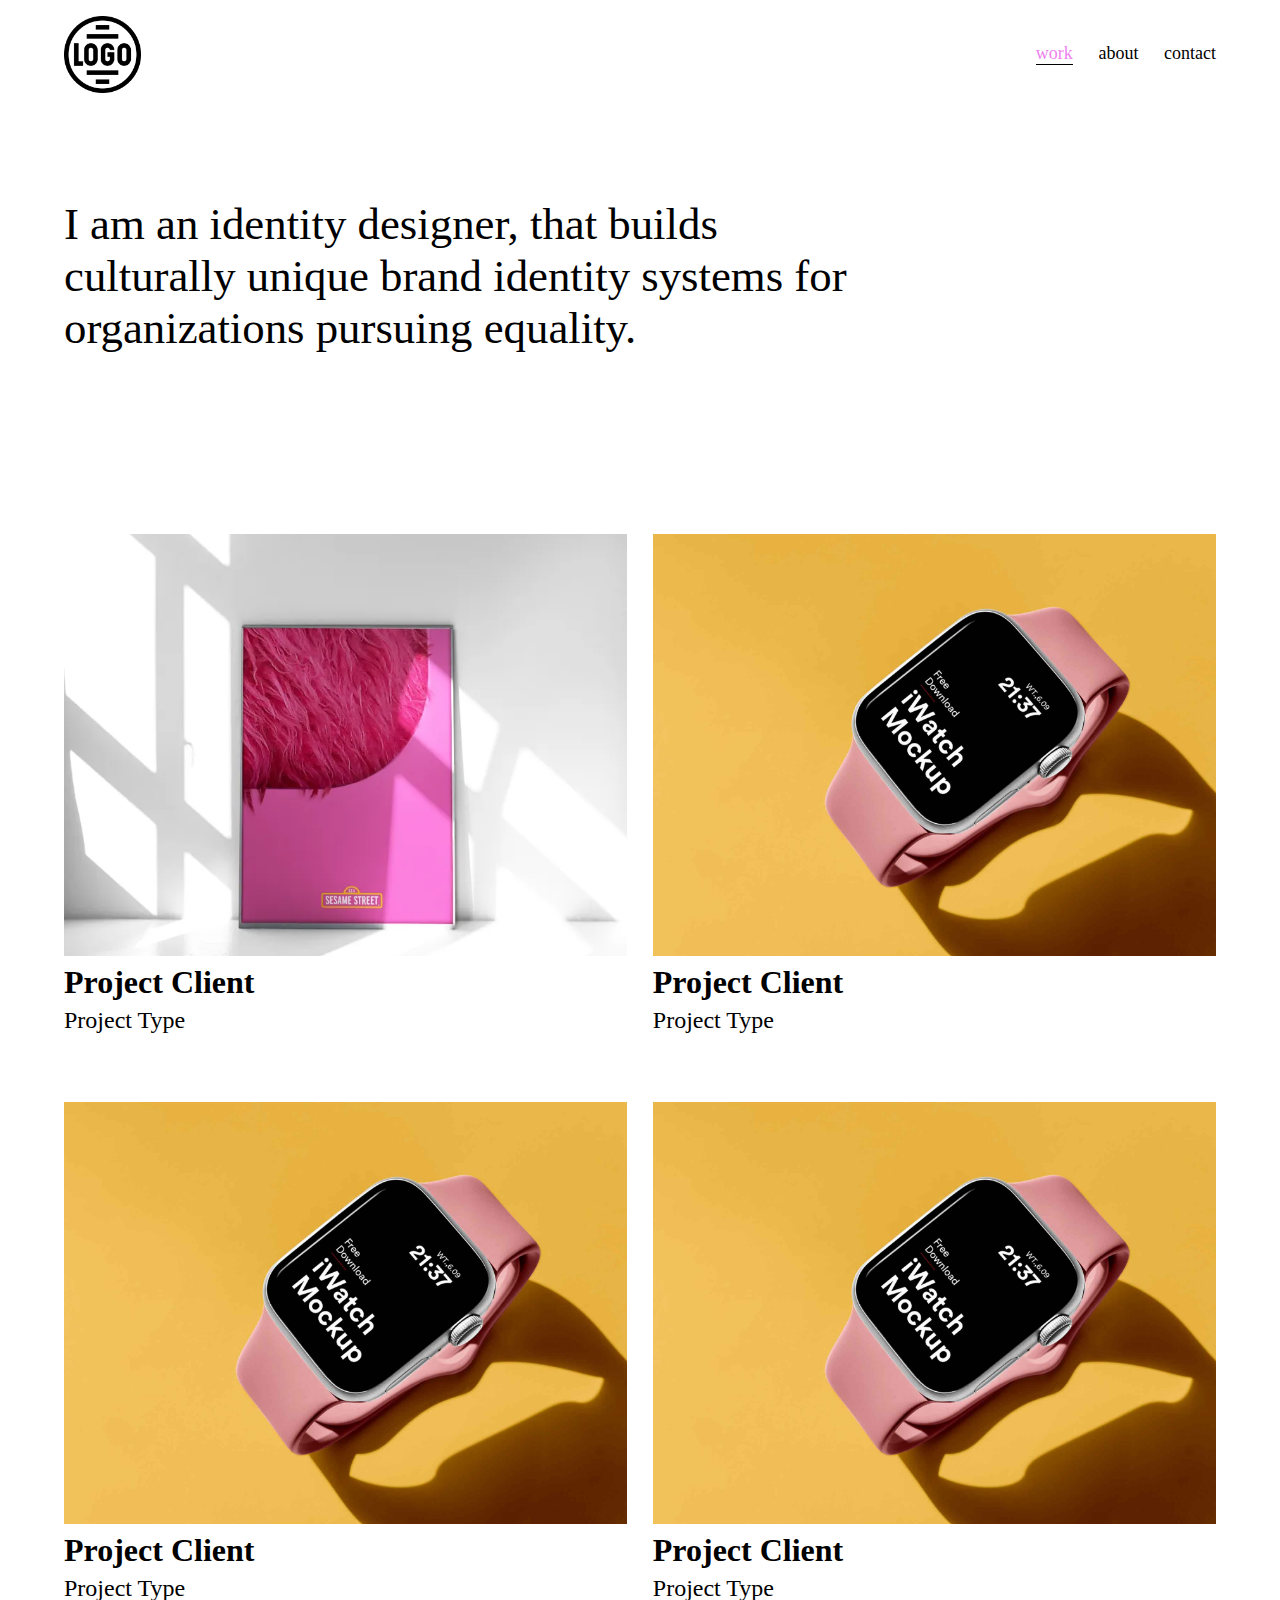
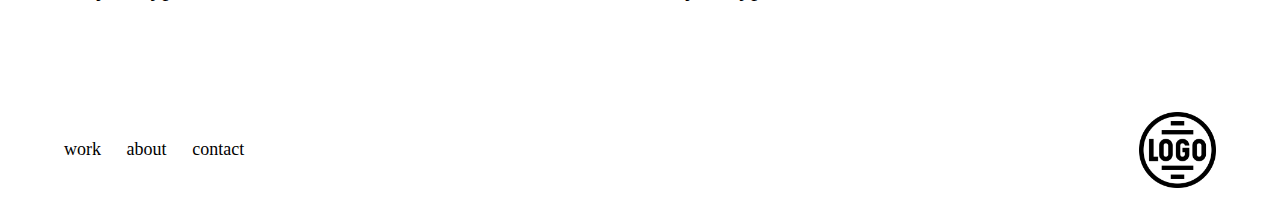
<file: index.html>
<!DOCTYPE html>
<html lang="en">
<head>
    <meta charset="UTF-8">
    <meta name="viewport" content="width=device-width, initial-scale=1.0">
    <title>Document</title>
    <link rel="stylesheet" href="portfolio.css">
</head>
<body>

    <header class="max-90">
        <a href="index.html" class="logo"><img src="portfolio-images/logo-icon.png"></a>
        <nav>
            <a href="index.html" class="active">work</a>
            <a href="about.html">about</a>
            <a href="contact.html">contact</a>
        </nav>
    </header>

    <section>
        <div class="container">
            <h1 class="usp">I am an identity designer, that builds culturally unique brand identity systems for organizations pursuing equality.</h1>
        </div>
    </section>

    <section>
        <div class="container project-gallery">
            <div class="project-card">
                <a href="project-page.html">
                        <img src="portfolio-images/sesame_3.webp">
                </a>
                <h2>Project Client</h2>
                <p>Project Type</p>
            </div>

            <div class="project-card">
                <a href="project-page.html">
                    <img src="portfolio-images/Smartwatch-on-Floor-Mockup.jpg">
                </a>
                <h2>Project Client</h2>
                <p>Project Type</p>
            </div>

            <div class="project-card">
                <a href="about.html">
                    <img src="portfolio-images/Smartwatch-on-Floor-Mockup.jpg">
                </a>
                <h2>Project Client</h2>
                <p>Project Type</p>
            </div>

            <div class="project-card">
                <a href="about.html">
                    <img src="portfolio-images/Smartwatch-on-Floor-Mockup.jpg">
                </a>
                <h2>Project Client</h2>
                <p>Project Type</p>
            </div>
        </div>
    </section>

    <footer class="max-90">
        <nav>
            <a href="index.html">work</a>
            <a href="about.html">about</a>
            <a href="contact.html">contact</a>
        </nav>
        <a href="index.html" class="logo"><img src="portfolio-images/logo-icon.png"></a>
    </footer>
</body>
</html>
</file>
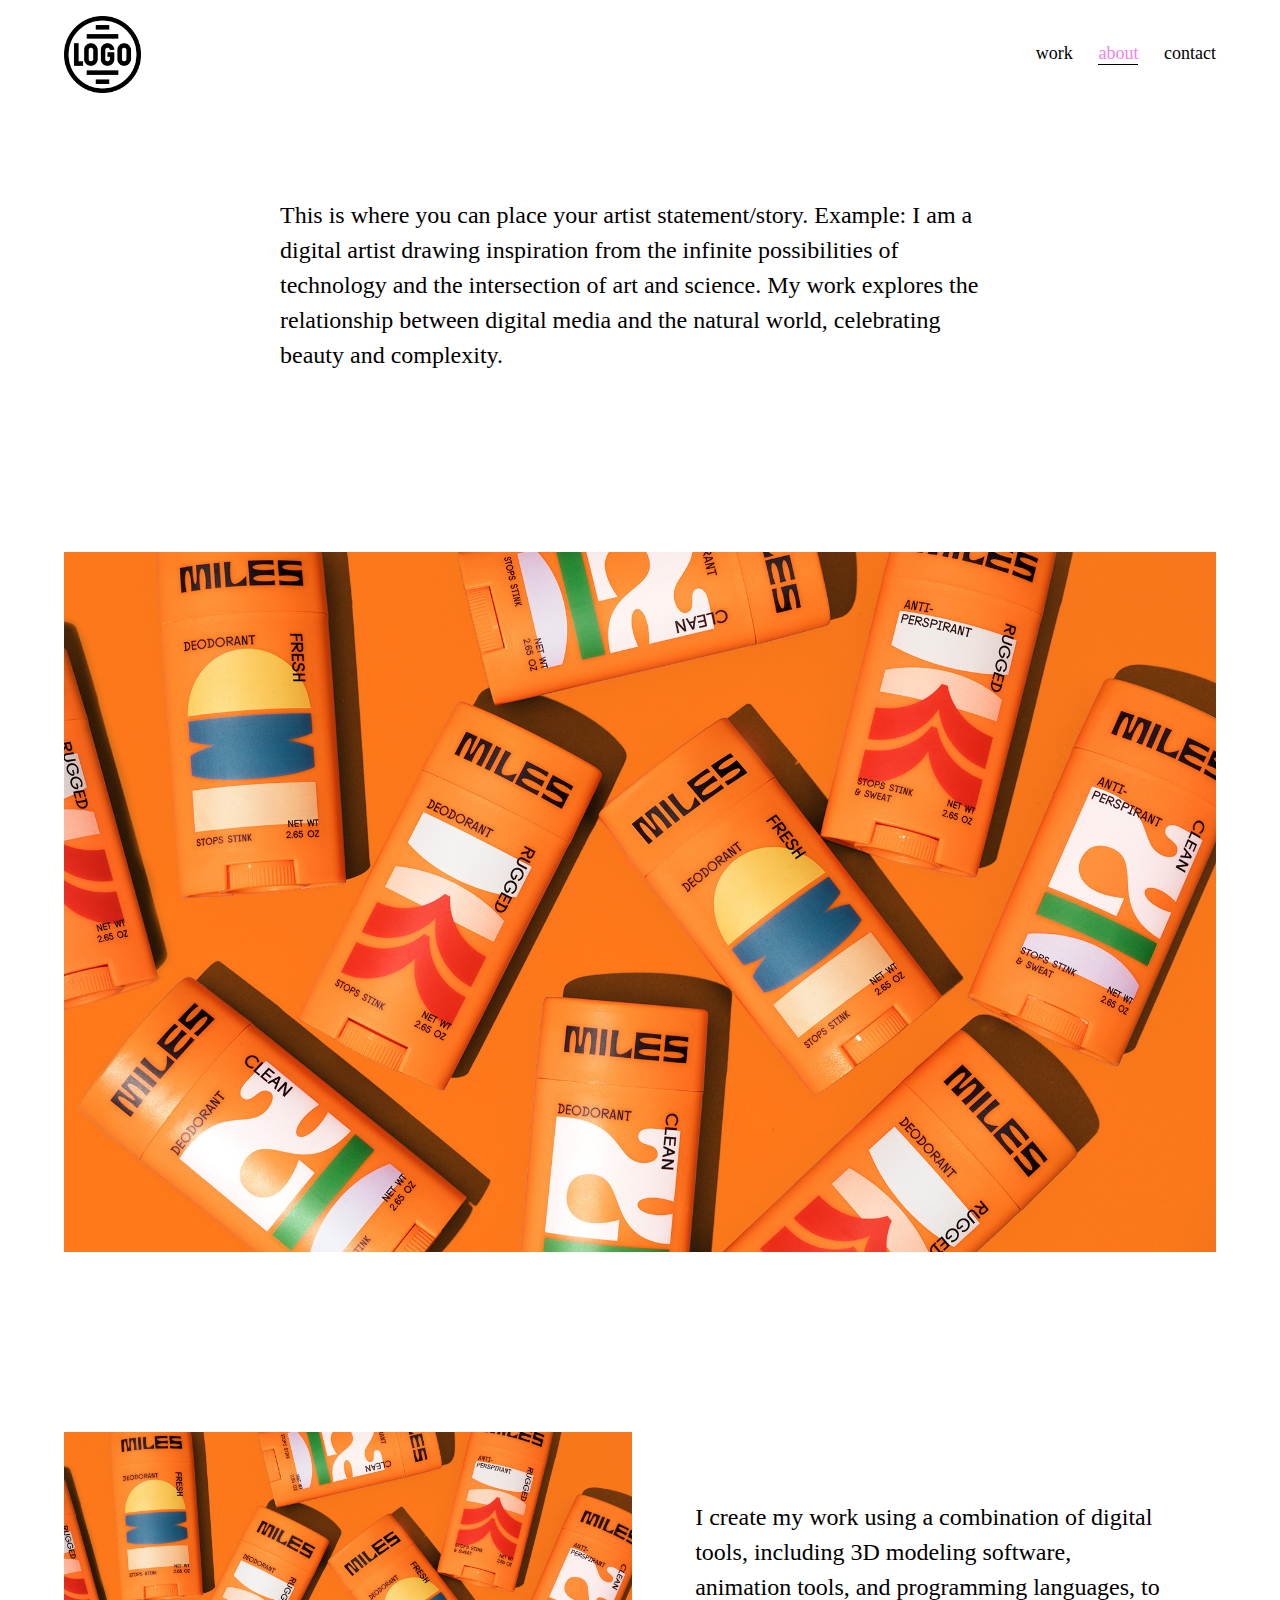
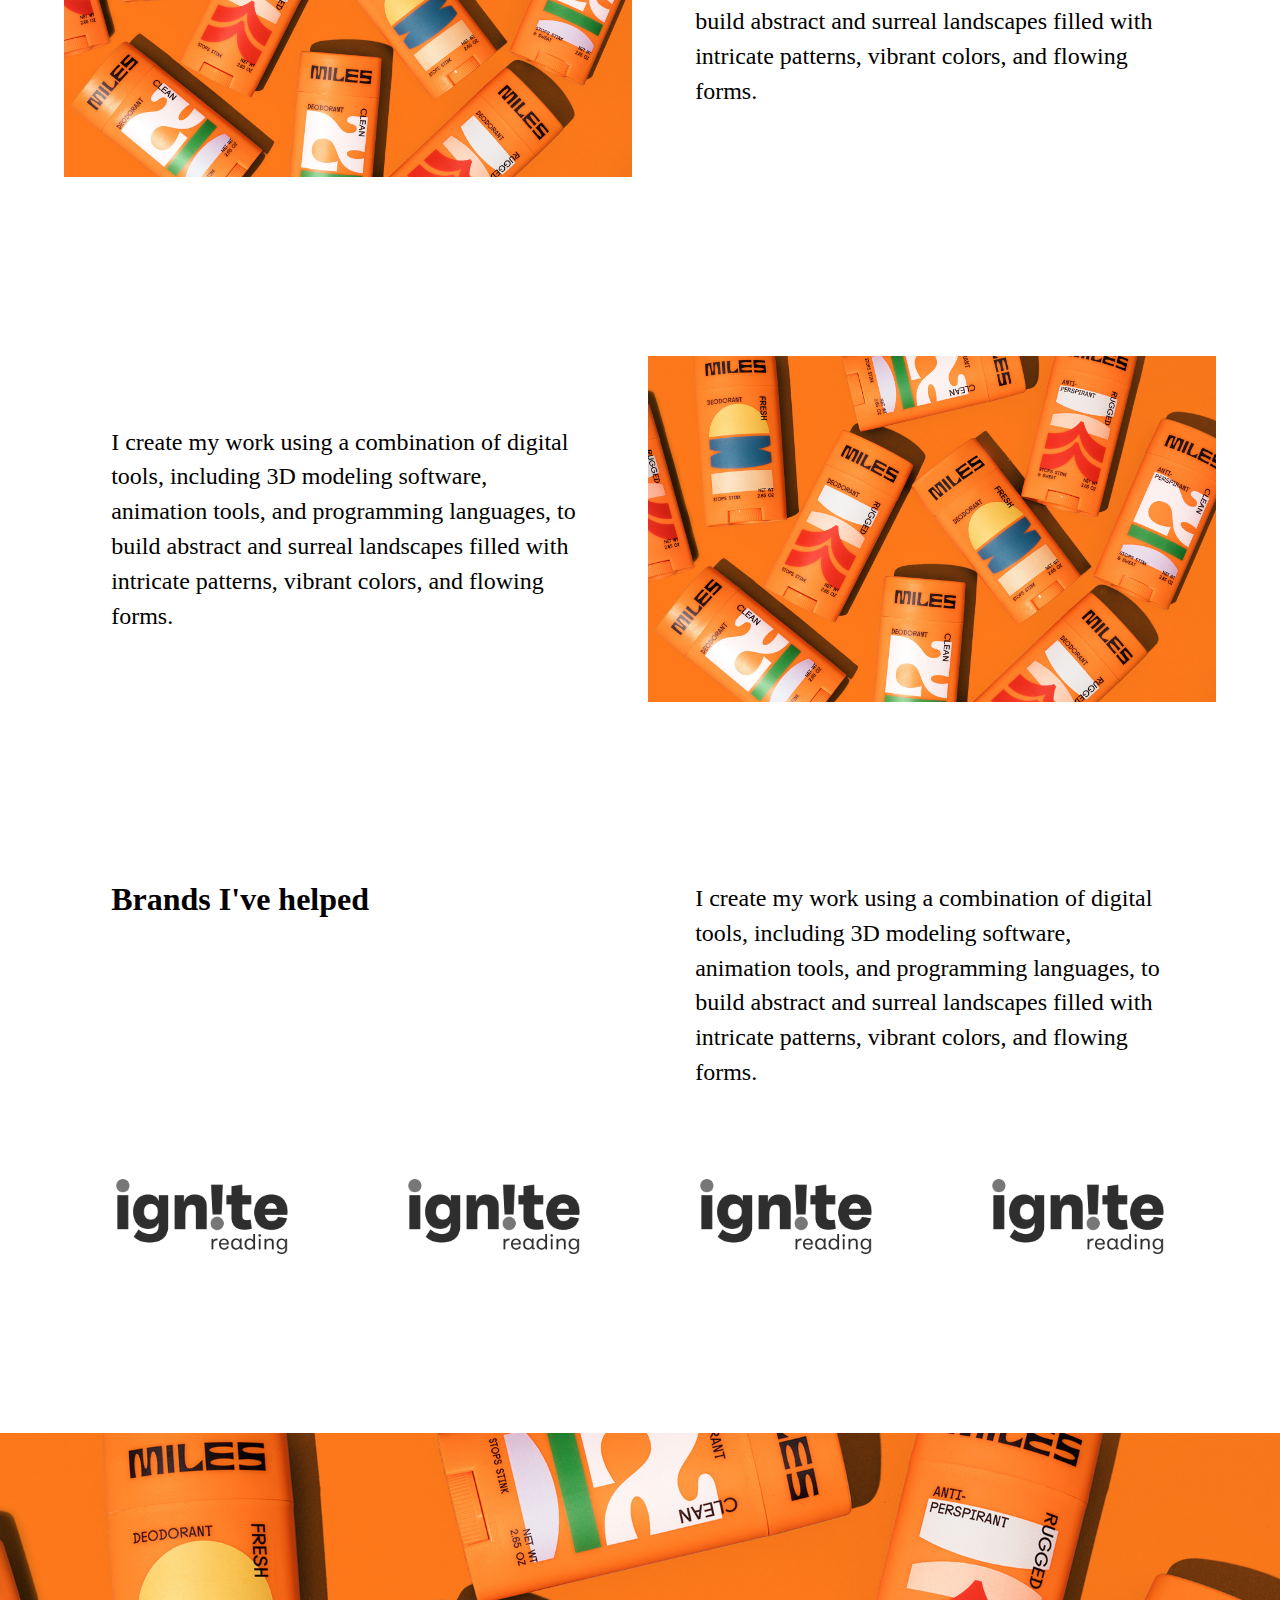
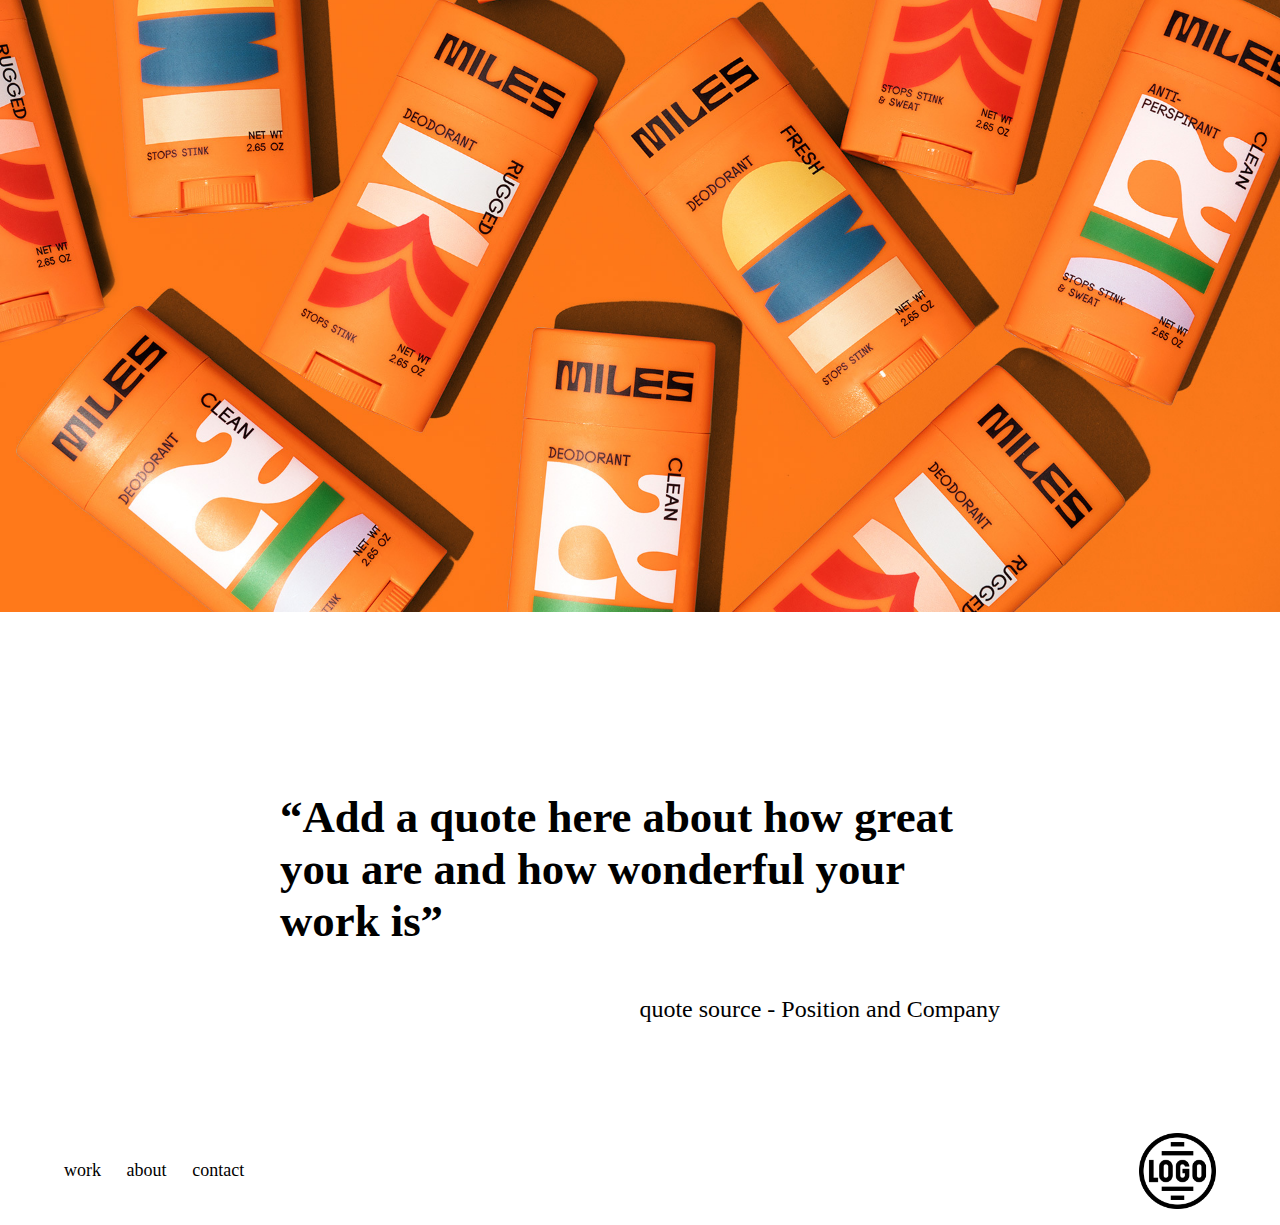
<file: about.html>
<!DOCTYPE html>
<html lang="en">
<head>
    <meta charset="UTF-8">
    <meta name="viewport" content="width=device-width, initial-scale=1.0">
    <title>Document</title>
    <link rel="stylesheet" href="portfolio.css">
</head>
<body>
    <header class="max-90">
        <a href="index.html">
           <img src="portfolio-images/logo-icon.png" class="logo">
        </a>
        <nav>
            <a href="index.html">work</a>
            <a href="about.html" class="active">about</a>
            <a href="contact.html">contact</a>
        </nav>
    </header>

    <section>

        <div class="container">
            <p class="max-720 center">This is where you can place your artist statement/story. Example: I am a digital artist drawing inspiration from the infinite possibilities of technology and the intersection of art and science. My work explores the relationship between digital media and the natural world, celebrating beauty and complexity.</p>
        </div>

    </section>

    <section >

        <div class="container"><img src="portfolio-images/miles-10.jpg"></div>

    </section>

    <section >
        <div class="container flex">
            <div class="flex-50"><img src="portfolio-images/miles-10.jpg"></div>
            <div class="flex-50 flex-center">
                <p class="text-box">I create my work using a combination of digital tools, including 3D modeling software, animation tools, and programming languages, to build abstract and surreal landscapes filled with intricate patterns, vibrant colors, and flowing forms.</p>
            </div>
        </div>
    </section>

    <section >
        <div class="container flex flex-reverse">

            <div class="flex-50"><img src="portfolio-images/miles-10.jpg"></div>
            
            <div class="flex-50 flex-center ">
                <p class="text-box">I create my work using a combination of digital tools, including 3D modeling software, animation tools, and programming languages, to build abstract and surreal landscapes filled with intricate patterns, vibrant colors, and flowing forms.</p>
            </div>

            

        </div>
    </section>

    <section>
        <div class="container flex">
            
            <div class="flex-50 flex-center" style="align-items: flex-start;">
                <h2 class="text-box">Brands I've helped</h2>
            </div>

            <div class="flex-50 flex-center ">
                <p class="text-box">I create my work using a combination of digital tools, including 3D modeling software, animation tools, and programming languages, to build abstract and surreal landscapes filled with intricate patterns, vibrant colors, and flowing forms.</p>
            </div>

        </div>

        <div class="container flex space-around social-proof">
            <div class="logo-holder"><img src="portfolio-images/social-logo1.png"></div>
            <div class="logo-holder"><img src="portfolio-images/social-logo1.png"></div>
            <div class="logo-holder"><img src="portfolio-images/social-logo1.png"></div>
            <div class="logo-holder"><img src="portfolio-images/social-logo1.png"></div>
        </div>
    </section>

    <section>
        <img src="portfolio-images/miles-10.jpg">
    </section>
    
    <section>
        <div class="container max-720 quote-mobile">
            <blockquote>“Add a quote here about how great you are and how wonderful your work is”</blockquote>
            <p class="text-right">quote source - Position and Company</p>
        </div>
    </section>


    

    <footer class="max-90">
        <nav>
            <a href="index.html" >work</a>
            <a href="about.html">about</a>
            <a href="contact.html">contact</a>
        </nav>

        <a href="index.html">
            <img src="portfolio-images/logo-icon.png" class="logo">
        </a>
         
    </footer>


    
</body>
</html>
</file>
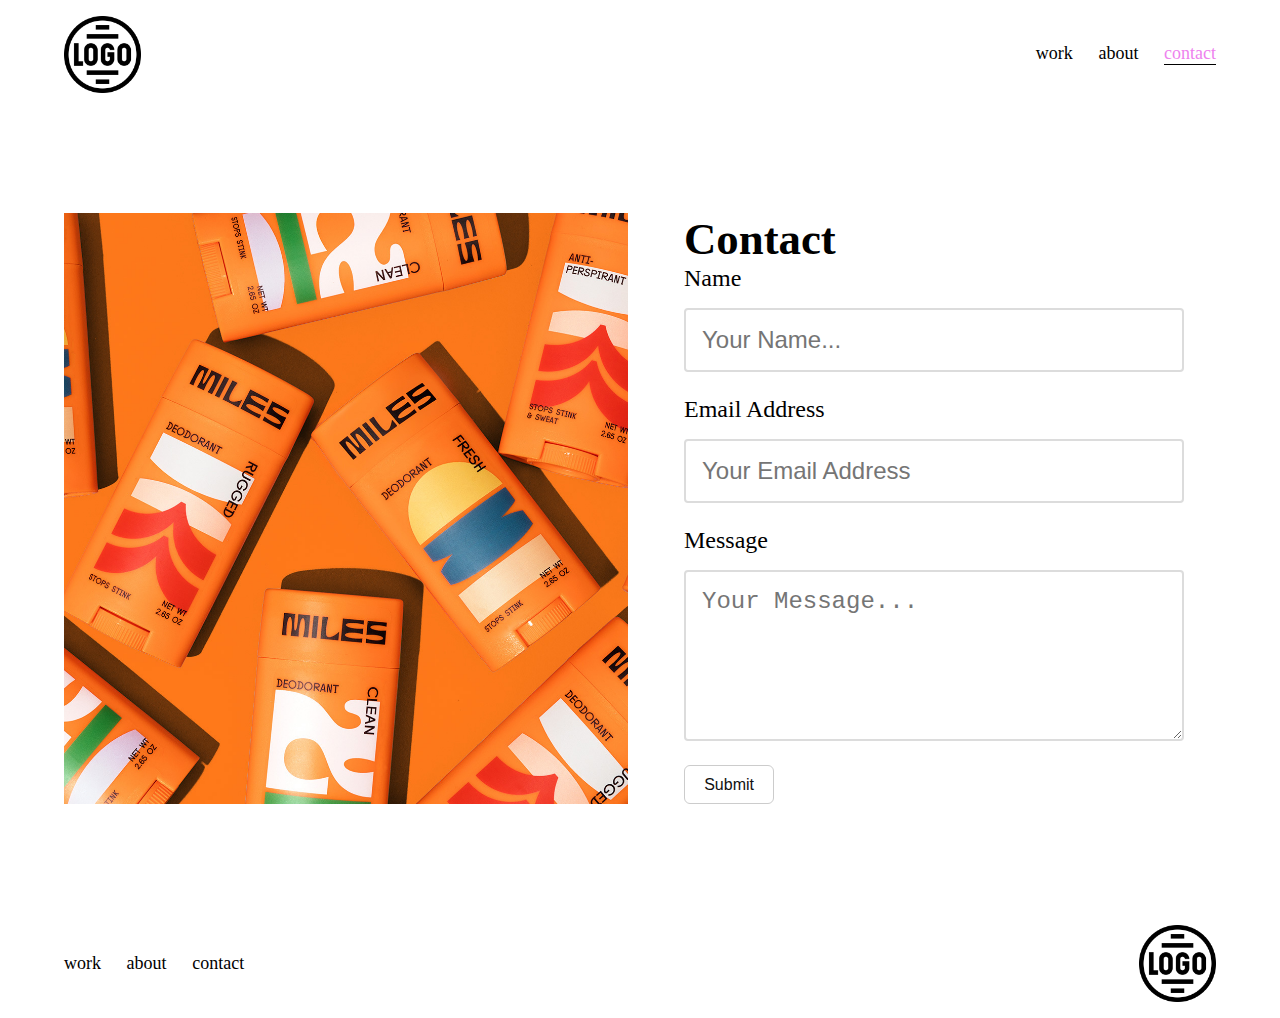
<file: contact.html>
<!DOCTYPE html>
<html lang="en">
<head>
    <meta charset="UTF-8">
    <meta name="viewport" content="width=device-width, initial-scale=1.0">
    <title>Document</title>
    <link rel="stylesheet" href="portfolio.css">
</head>
<body>
    <header class="max-90">
        <a href="index.html">
           <img src="portfolio-images/logo-icon.png" class="logo">
        </a>
        <nav>
            <a href="index.html" >work</a>
            <a href="about.html">about</a>
            <a href="contact.html" class="active">contact</a>
        </nav>
    </header>

    <section class="contact-section">
        <div class="container form-flex">
            <div class="form-flex-item"><img src="portfolio-images/miles-10.jpg"></div>

            <div class="contact-form form-flex-item">
                <div class="form-sizer">
                    <h1>Contact</h1>
                    <form action="/submit" method="post">
                        <label for="name">Name</label>
                        <input type="text" id="name" name="name" placeholder="Your Name...">
                        <label for="email">Email Address</label>
                        <input type="email" id="email" name="email" required placeholder="Your Email Address">
                        <label for="message">Message</label>
                        <textarea name="message" id="message" rows="5"  placeholder="Your Message..."></textarea>
                        <button type="submit">Submit</button>
                    </form>
                    <!-- <form action="https://formspree.io/f/mnqkyxyz" method="POST">
                        <label for="name">Name</label>
                        <input type="text" id="name" name="name" placeholder="Your Name..." required>
                    
                        <label for="email">Email Address</label>
                        <input type="email" id="email" name="email" placeholder="Your Email Address" required>
                    
                        <label for="message">Message</label>
                        <textarea name="message" id="message" rows="5" placeholder="Your message..." required></textarea>
                    
                        <button type="submit">Submit</button>
                      </form> -->
                </div>
            </div>
        </div>
    </section>

    <footer class="max-90">
        <nav>
            <a href="index.html" >work</a>
            <a href="about.html">about</a>
            <a href="contact.html">contact</a>
        </nav>

        <a href="index.html">
            <img src="portfolio-images/logo-icon.png" class="logo">
        </a>
         
    </footer>
</body>
</html>
</file>
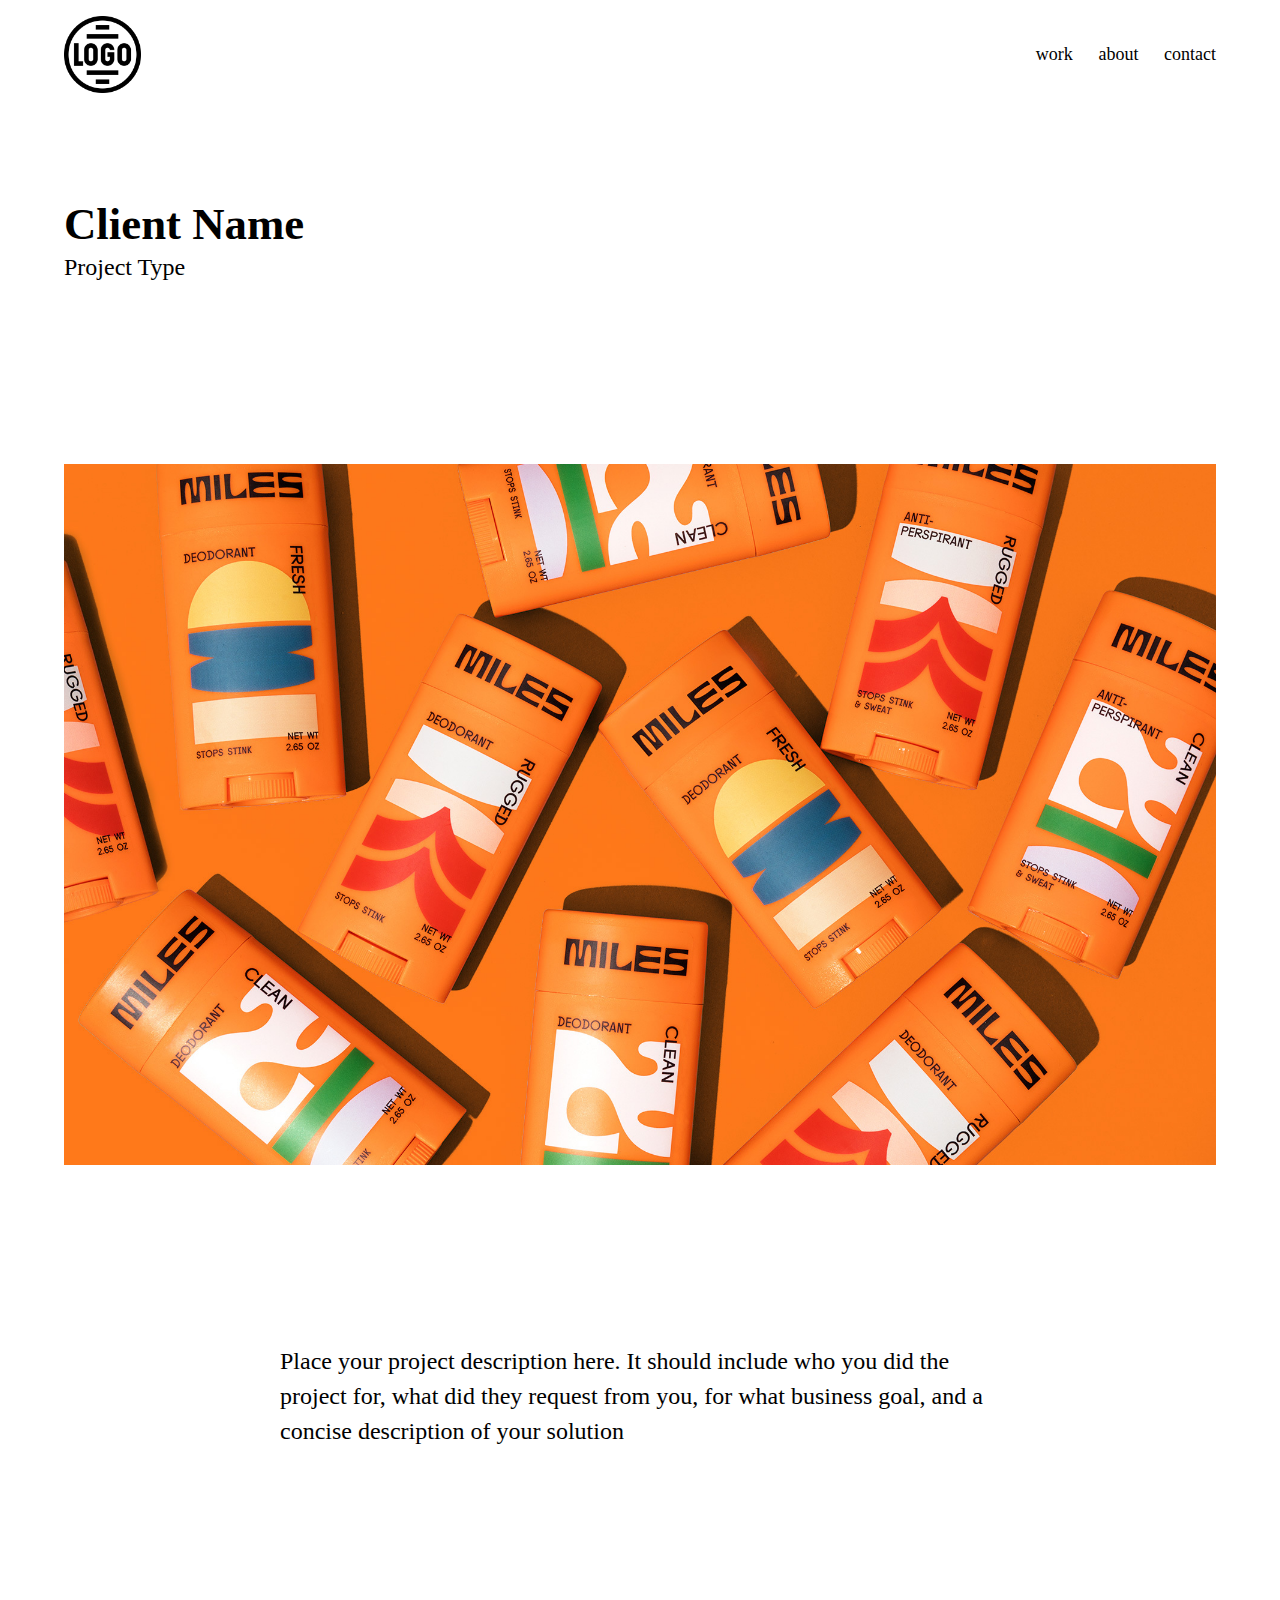
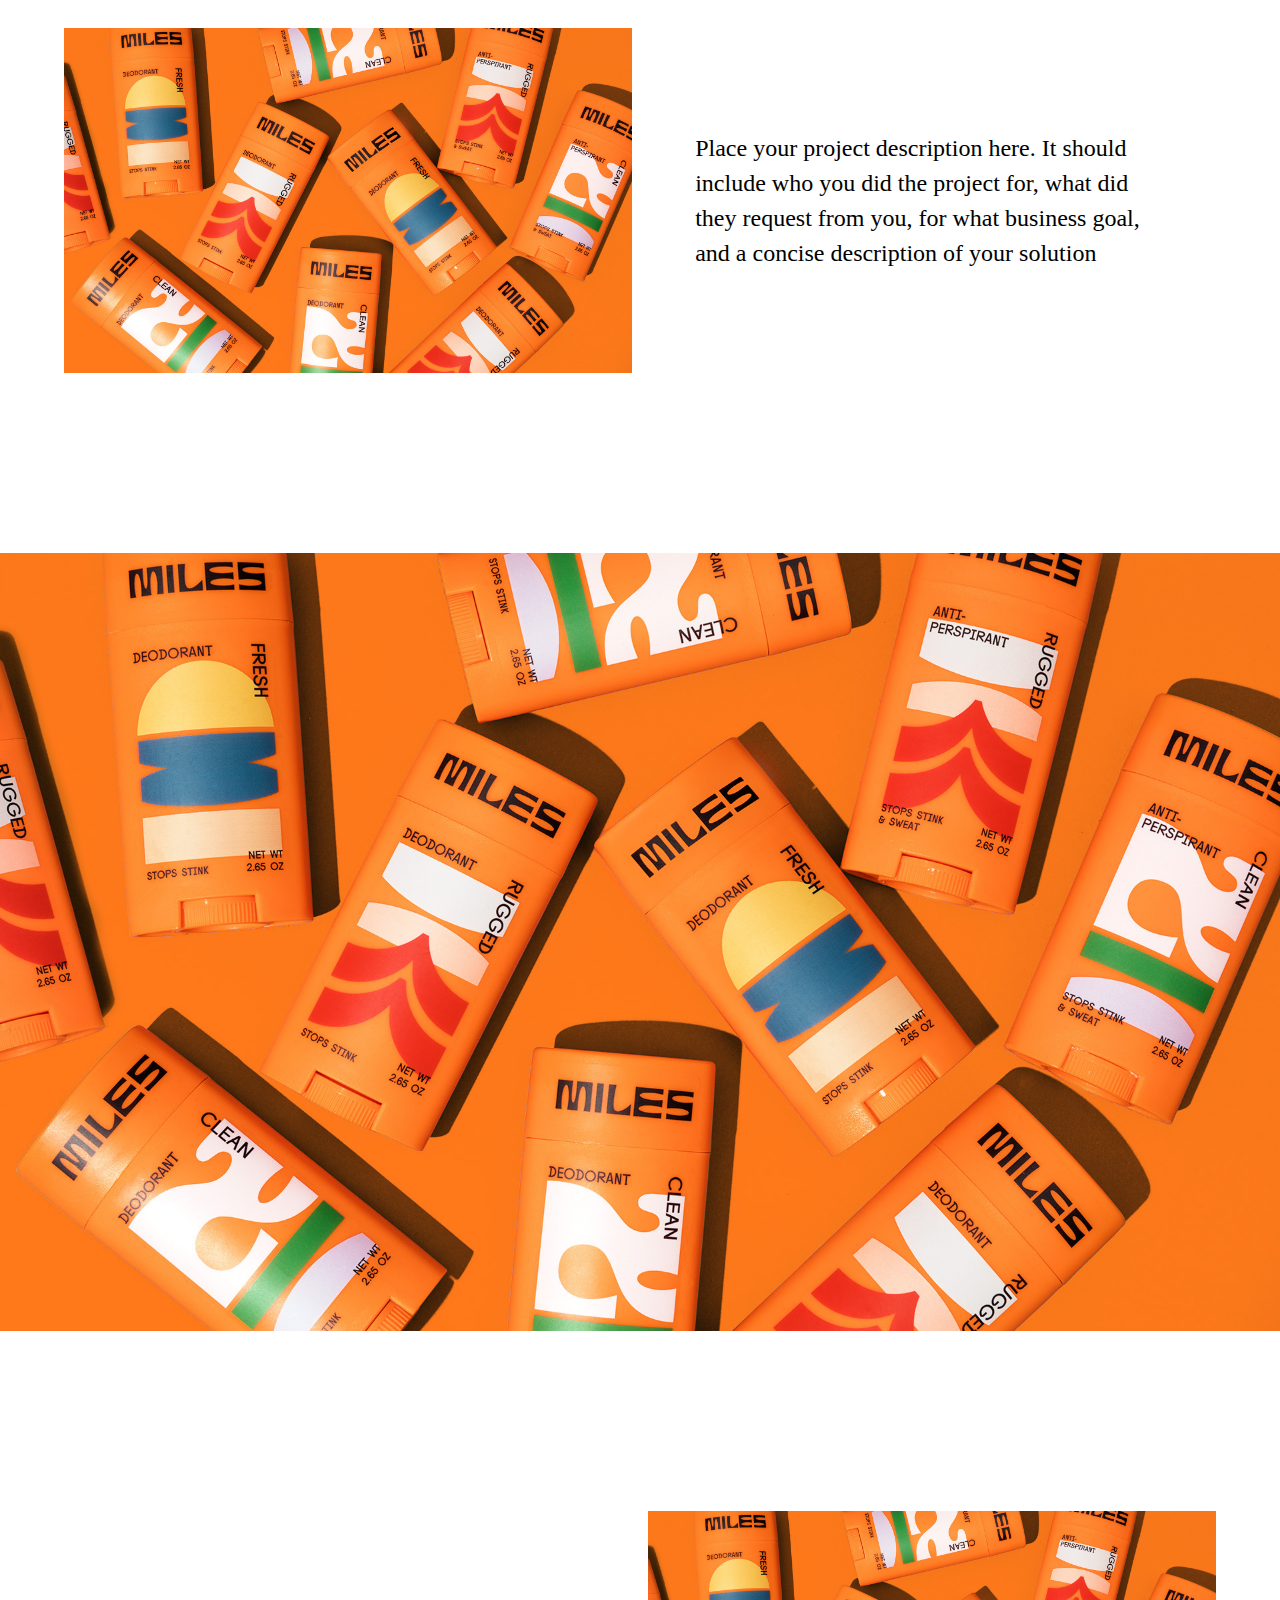
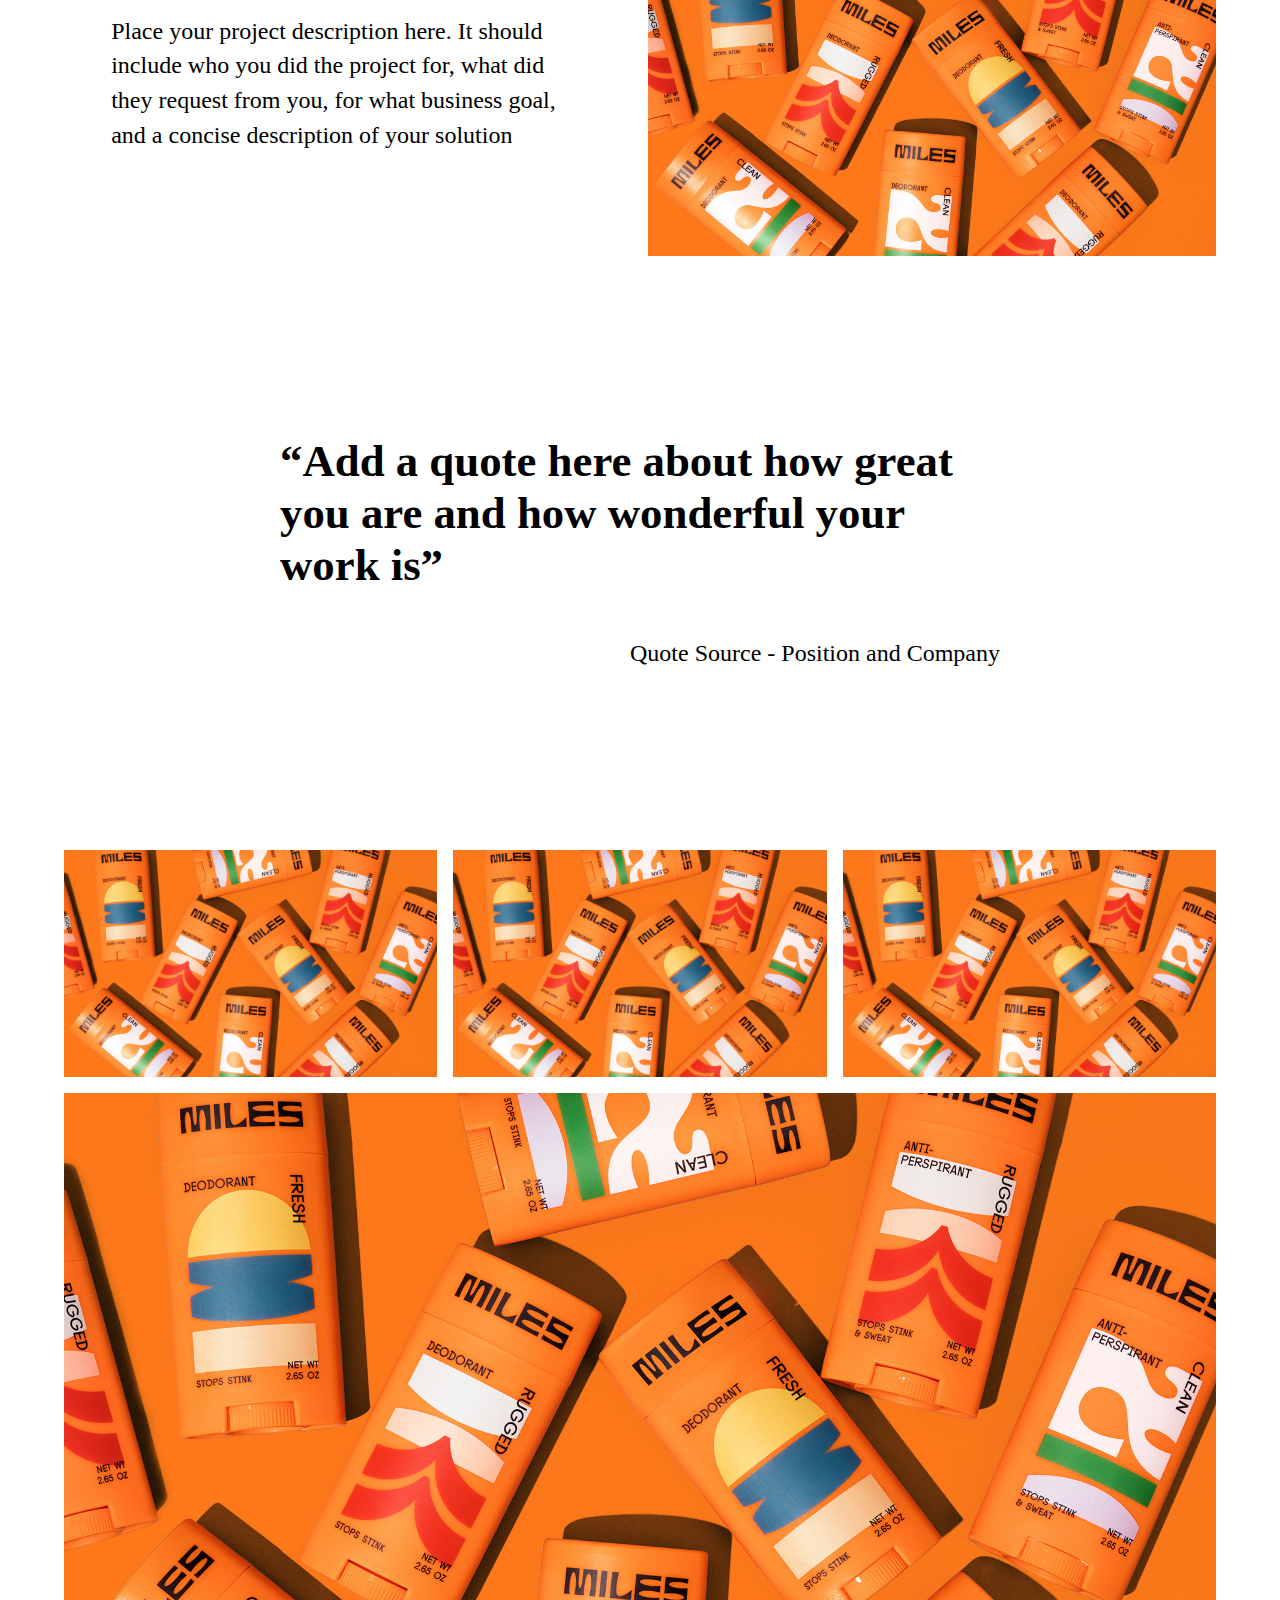
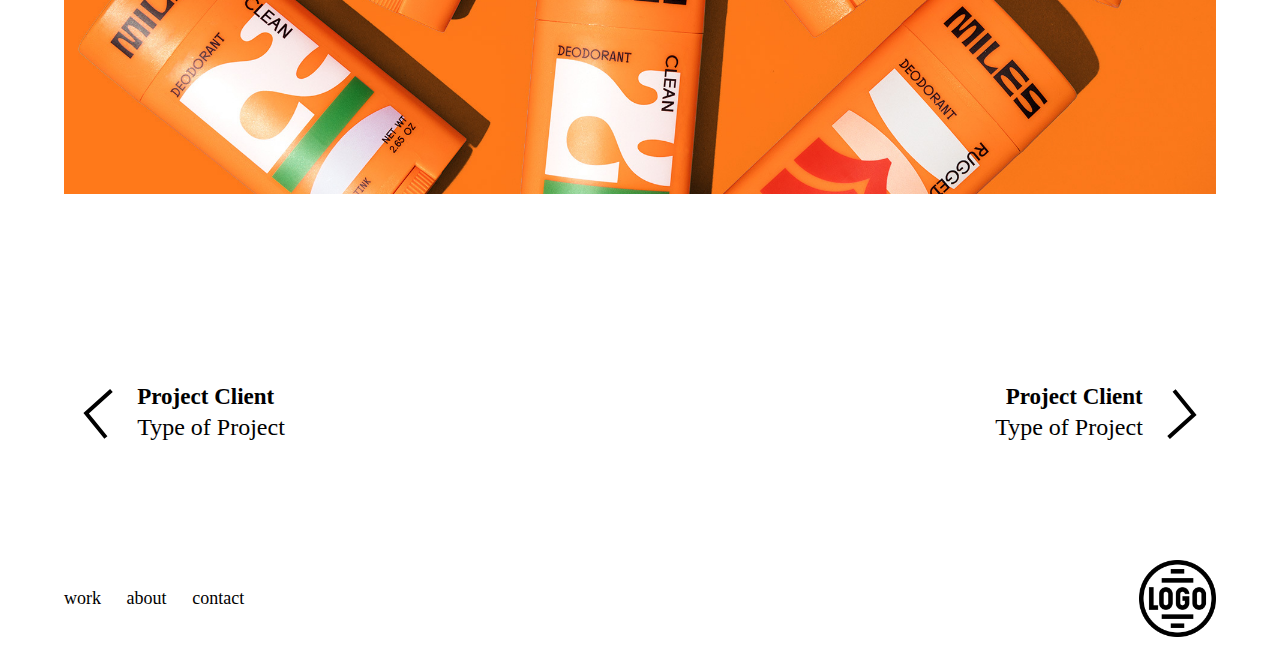
<file: project-page.html>
<!DOCTYPE html>
<html lang="en">
<head>
    <meta charset="UTF-8">
    <meta name="viewport" content="width=device-width, initial-scale=1.0">
    <title>Document</title>
    <link rel="stylesheet" href="portfolio.css">
</head>
<body>
    <header class="max-90">
        <a href="index.html">
           <img src="portfolio-images/logo-icon.png" class="logo">
        </a>
        <nav>
            <a href="index.html">work</a>
            <a href="about.html">about</a>
            <a href="contact.html">contact</a>
        </nav>
    </header>

    <section>
        <div class="container">
            <h1 class="project-client">Client Name</h1>
            <p>Project Type</p>
        </div>
    </section>

    <section>
        <div class="container">
            <img src="portfolio-images/miles-10.jpg">
        </div>
    </section>

    <section class="intro-padding">
        <div class="container max-720">
            <p>Place your project description here. It should include who you did the project for, what did they request from you, for what business goal, and a concise description of your solution</p>
        </div>
    </section>

    <section>
        <div class="container flex">
            <div class="flex-50"><img src="portfolio-images/miles-10.jpg"></div>
            <div class="flex-50 flex-center">
                <p class="text-box">Place your project description here. It should include who you did the project for, what did they request from you, for what business goal, and a concise description of your solution</p>
            </div>
        </div>
    </section>

    <section>
        <img src="portfolio-images/miles-10.jpg">

    </section>

    <section >
        <div class="container flex flex-reverse">
            <div class="flex-50"><img src="portfolio-images/miles-10.jpg"></div>
            <div class="flex-50 flex-center">
                <p class="text-box">Place your project description here. It should include who you did the project for, what did they request from you, for what business goal, and a concise description of your solution</p>
            </div>
            
        </div>
    </section>

    <section>
        <div class="container max-720 quote-mobile">
            <blockquote>“Add a quote here about how great you are and how wonderful your work is”</blockquote>
            <p class="text-right">Quote Source - Position and Company</p>
        </div>
    </section>

    <section>
        <div class="container flex flex-wrap">
            <div class="flex-30">
                <img src="portfolio-images/miles-10.jpg">
            </div>
            <div class="flex-30">
                <img src="portfolio-images/miles-10.jpg">
            </div>
            <div class="flex-30">
                <img src="portfolio-images/miles-10.jpg">
            </div>
            <div class="flex-30">
                <img src="portfolio-images/miles-10.jpg">
            </div>
        </div>
    </section>

    <section>
        <div class="container pagination">
            <a href="" class="pagination-label">
                <div class="pagination-icon">
                    <img src="portfolio-images/left-arrow.svg">
                </div>
                <div class="pagination-details">
                    <h3>Project Client</h3>
                    <p class="pagination-p">Type of Project</p>
                </div>
            </a>

            <a href="" class="pagination-label">
                <div class="pagination-details">
                    <h3 class="text-right">Project Client</h3>
                    <p class="pagination-p text-right">Type of Project</p>
                </div>
                <div class="pagination-icon">
                    <img src="portfolio-images/right-arrow.svg">
                </div>
                
            </a>
        </div>
    </section>

    <footer class="max-90">
        <nav>
            <a href="index.html">work</a>
            <a href="about.html">about</a>
            <a href="contact.html">contact</a>
        </nav>

        <a href="index.html">
            <img src="portfolio-images/logo-icon.png" class="logo">
        </a>
         
    </footer>
</body>
</html>
</file>
<file: portfolio.css>
/* global css */
*{
    box-sizing: border-box;
}

body{
    font-family: 'helvetica neue', serif;
    margin: 0;
}


/* typography CSS */

h1, h2, h3, h4, h5, h6, blockquote, p{
    margin: 0;
    padding: 0;
}

h1 {
    font-size: clamp(24px, 3.5vw, 72px);
  }
  
  h2 {
    font-size: clamp(16px, 3vw, 32px);
  }
  
  h3 {
    font-size: clamp(14px, 1.8vw, 30px);
  }
  
  /* h4 {
    font-size: clamp(10px, 2vw, 28px);
  }
  
  h5 {
    font-size: clamp(10px, 1.8vw, 24px);
  }
  
  h6 {
    font-size: clamp(10px, 1.6vw, 20px);
  } */
  
  blockquote {
    font-size: clamp(24px, 3.5vw, 48px);
    font-weight: 600;
    margin-bottom: clamp(24px, 3.5vw, 48px);
  }
  
  p {
    font-size: clamp(16px, 2vw, 24px);
    line-height: 1.45;
    text-rendering: optimizeLegibility;
  }

.text-center{
    text-align: center;
}
.text-right{
    text-align: right;
}
  

/* navigation links css */

a {
    font-size: clamp(16px, 2vw, 18px);
  }


a, a:visited{
    text-decoration: none;
    color: black;
}

a:hover, a:active{
    color: violet;
}

nav a.active{
    color: violet;
    border-bottom: 1px solid black;
}


/* structural CSS */


header, footer{
    display:flex;
    justify-content: space-between;
    align-items: center;
    margin: 0 auto;
    padding: 16px 0;
    /* background-color: aquamarine; */
}

nav{
    display: flex;
    gap: clamp(8px, 2vw, 48px);
}

section{
    padding: clamp(48px, 7vw, 256px) 0;
    /* background-color: rebeccapurple; */
}

.container {
    width: 90%;
    margin: 0 auto;
    /* background-color: blueviolet; */
}

.full-width{
    width: 100%;
}

.max-90{
    max-width: 90%;
}

.max-720{
    max-width: 720px;
}

.no-padding{
    padding:0;
}

.flex{
    display: flex;
    gap:16px;
}

.flex-wrap{
    flex-wrap: wrap;
}

.flex-reverse{
    flex-direction: row-reverse;
}

.flex-50{
    flex: 1 1 calc(50% - 16px);
}

.flex-30{
    flex: 1 1 calc(30% - 16px);
}

.flex-center{
    display: flex;
    justify-content: center;
    align-items: center;
}

.space-around{
        justify-content: space-around;
}

.center{
    margin: 0 auto;
}


/* image CSS */

img{
    width: 100%;
    height: 100%;
    display: block;
    object-fit: cover;
}

.logo{
    width: clamp(40px, 6vw, 128px);
    /* height:164px; */
}


/* home page CSS */

.usp{
    width: 70%;
    font-weight: 300;
}

.project-gallery{
    display: flex;
    justify-content: center;
    align-items: center;
    flex-wrap: wrap;
    gap: clamp(32px, 5vw, 96px) clamp(8px, 2vw, 48px);
}

.project-card{
    flex: 1 1 calc(50% - clamp(8px, 2vw, 48px));
}

.project-card > a{
    aspect-ratio: 4 / 3;
    display: block;
    overflow: hidden;
}

.project-card > a > img{
    transform: scale(1);
    transition: transform 1s ease;
}

.project-card > a:hover img{
    transform: scale(1.15);
}

.project-card > h2 {
    margin: 8px 0 2px 0;
}



/* project page CSS*/

.text-box{
    width: clamp(100px, 37vw, 650px);
}

.pagination{
    width:87%;
    display: flex;
    justify-content: space-between;
}

.pagination-label{
    display: flex;
    gap:24px;
}

.pagination-icon{
    width: 30px;
    padding: 16px 0;
}

.pagination-icon > img{
    width: 100%;
    height: auto;
}

.pagination-details{
    margin: auto 0;
}


/* about page CSS */

.social-proof{
    margin-top: clamp(48px, 7vw, 256px) ;
}

.logo-holder{
    width:15%;
}



/* contact page CSS */

.contact-section{
    height: calc(100vh - 100px);
    display: flex;
    align-items: center;
}

.form-flex{
    display: flex;
    gap:24px;
}

.form-flex-item{
    flex: 1 1 calc(50% - 16px);
}

.contact-form{
    display: flex;
    justify-content: center;
}

.form-sizer{
    width: clamp(200px, 40vw, 500px);
}

label, input, textarea{
    display: block;
}

input, textarea{
    margin-bottom: 24px;;
}

input[type="text"], input[type="email"], textarea {
    border: 2px solid gainsboro;
    border-radius: 4px;
    padding: 16px;
    font-size: clamp(14px, 2vw, 24px);
    width: 100%;
    outline: none;
    transition: border-color 0.3s;
}

input[type="text"]:focus, input[type="email"]:focus, textarea:focus{
    border-color: black;
}

/* input::placeholder {
    will inhereit font size
    color:black;
  } */

button {
    background-color: transparent;
    color: #111;
    border: 1px solid #ccc;
    padding: 0.6rem 1.2rem;
    border-radius: 6px;
    font-size: 1rem;
    /* transition: all 0.3s ease; */
  }
  
  button:hover {
    color: white;
    background-color: black;
    border-color: black;
  }
  
  button:active {
    background-color: #eaeaea;
    transform: scale(0.98);
  }
  
  button:focus {
    outline: none;
    border-color: #000;
  }

label{
    font-size: clamp(14px, 2vw, 24px);
    margin-bottom: 16px;
}

@media (min-width:1600px){
    /* typography CSS */
    
    
    h2 {
        font-size: clamp(30px, 3vw, 40px);
      }

    /* structural CSS */
    .max-720{
        max-width: 1200px;
    }

    header, footer{
        padding: 32px 0;
    }

    p {
        font-size: clamp(16px, 2vw, 30px);
        line-height: 1.45;
      }
    /* navigation links css */
    a {
        font-size: clamp(18px, 2vw, 24px);
    }

    /* project page CSS */
    .text-box{
        width: 780px;
        margin-top: 16px;
    }

    .pagination-icon{
        width: 40px;
    }
}

@media (max-width:768px) {


    /* structural CSS */
    section{
        padding: clamp(30px, 7vw, 256px) 0;
    }
    
    .flex{
        display: flex;
        gap:8px;
        flex-wrap: wrap;
    }

    .flex-50{
        width: 100%;
        flex: 1 1 100%;
    }

    .flex-30{
        flex: 1 1 calc(50% - 16px);
    }
    
    /* home page CSS */
    .usp{
        width: 100%;
    }

    .project-gallery{
        flex-direction: column;
    }

    /* about page CSS */
    .intro-padding{
        padding: 0 0 30px 0;
    }

    .social-proof{
        gap:64px;
        width:70%;
    }

    .logo-holder{
        flex: 1 1 calc(50% - 64px);
    }

    .quote-mobile{
        width: 70%;
    }

    /* project page CSS */
    .text-box{
        width: 100%;
        margin-top: 16px;
    }

    .pagination {
        width: 85%;
    }
    

    .pagination-icon{
        width: 20px;
    }

    .pagination-details{
        display:none;
    }


    /* contact page */
    .contact-section{
        height: 100vh;
        display: flex;
        justify-content: center;
        
    }

    .form-flex{
        flex-direction: column;
        gap: 32px;
    }

    .form-sizer{
        width: 100%;
    }

    .contact-form{
        align-items: center;
        justify-content: center;
    }
}
</file>
